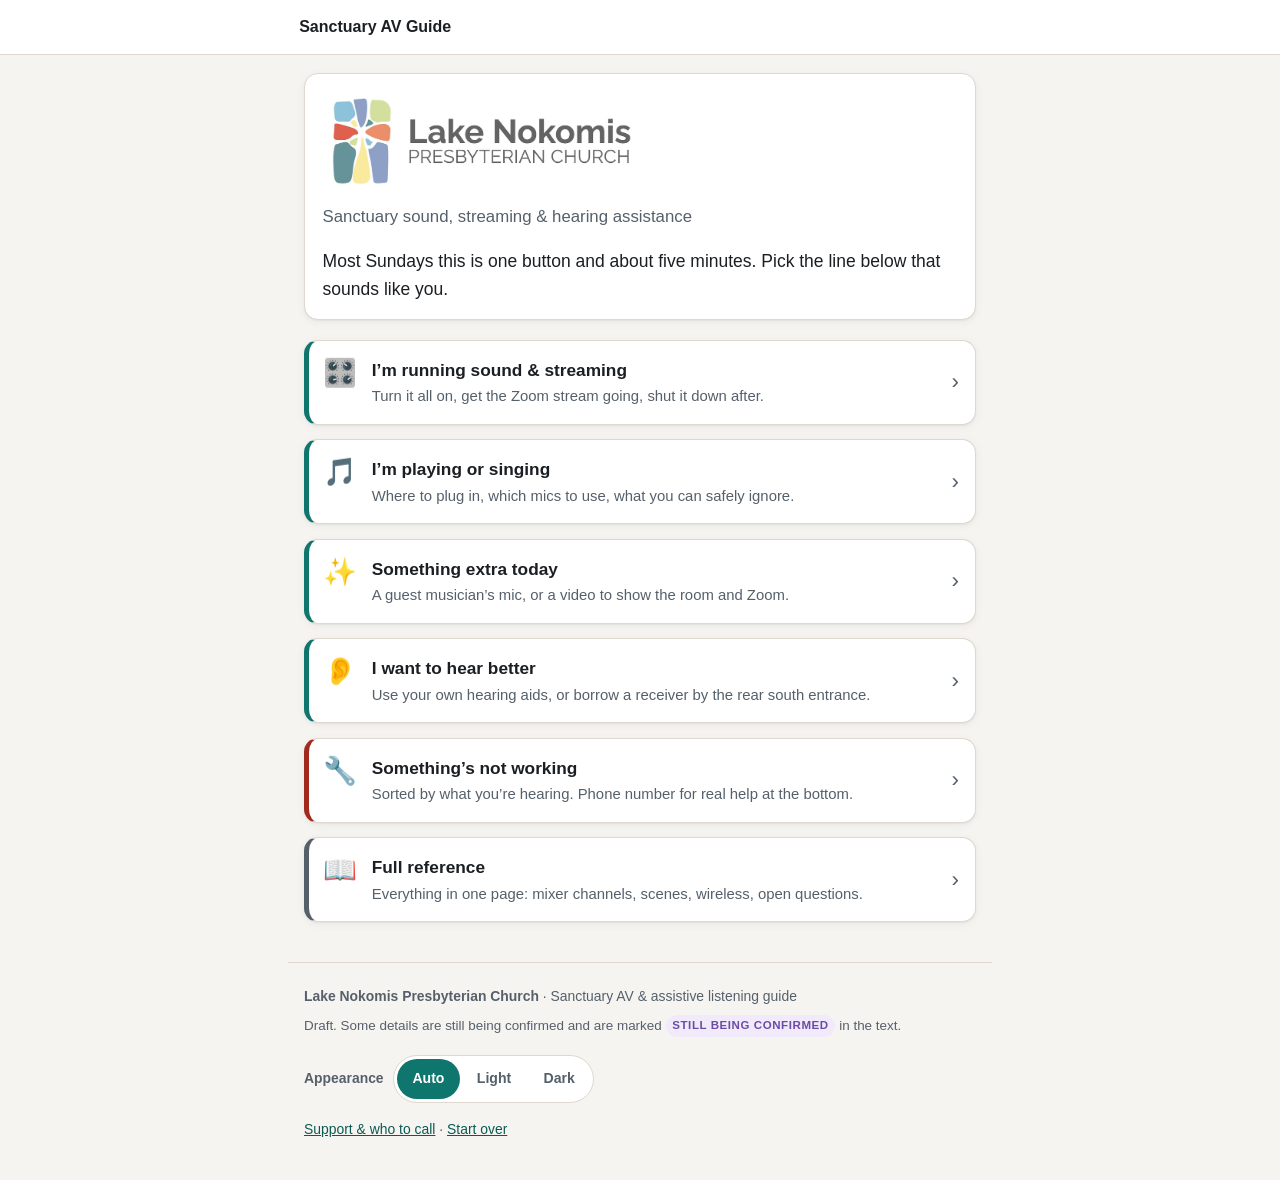
<file: index.html>
<!DOCTYPE html>
<html lang="en">
<head>
<meta charset="utf-8">
<meta name="viewport" content="width=device-width, initial-scale=1, viewport-fit=cover">
<title>LNPC Sanctuary AV Guide</title>
<meta name="description" content="Quick, plain-language help for running sound, streaming, and assistive listening in the Lake Nokomis Presbyterian Church sanctuary.">
<meta name="theme-color" id="theme-color" content="#ffffff">
<script>
  /* Apply a saved Appearance choice before the first paint, so a reader
     who picked Dark never gets a flash of the light page. Kept inline
     and tiny on purpose, because it has to run before the stylesheet paints. */
  (function () {
    try {
      var saved = localStorage.getItem('lnpc.theme');
      if (saved === 'dark' || saved === 'light') {
        document.documentElement.setAttribute('data-theme', saved);
      }
    } catch (e) { /* private mode: fall back to following the phone */ }
  })();
</script>
<link rel="icon" href="assets/img/favicon.svg" type="image/svg+xml">
<link rel="apple-touch-icon" href="assets/img/favicon.svg">
<link rel="manifest" href="manifest.webmanifest">
<link rel="stylesheet" href="assets/css/styles.css?v=13">
</head>
<body>
<a class="skip-link" href="#main">Skip to content</a>

<header class="topbar" id="topbar">
  <div class="topbar-inner">
    <a class="topbar-back" id="back-link" href="#/" hidden>
      <span aria-hidden="true">&#8249;</span><span class="topbar-back-text">Back</span>
    </a>
    <span class="topbar-title" id="topbar-title">Sanctuary AV Guide</span>
    <a class="topbar-help" id="help-link" href="#/help">Help</a>
  </div>
</header>

<main id="main" tabindex="-1"></main>

<footer class="sitefoot">
  <p><strong>Lake Nokomis Presbyterian Church</strong> &middot; Sanctuary AV &amp; assistive listening guide</p>
  <p class="sitefoot-meta">Draft. Some details are still being confirmed and are marked <span class="pill pill-open">Still being confirmed</span> in the text.</p>

  <div class="theme" id="theme-control">
    <span class="theme-label" id="theme-label">Appearance</span>
    <div class="theme-group" role="group" aria-labelledby="theme-label">
      <button type="button" class="theme-btn" data-theme-set="auto"  aria-pressed="true">Auto</button>
      <button type="button" class="theme-btn" data-theme-set="light" aria-pressed="false">Light</button>
      <button type="button" class="theme-btn" data-theme-set="dark"  aria-pressed="false">Dark</button>
    </div>
  </div>

  <p><a href="#/support">Support &amp; who to call</a> &middot; <a href="#/">Start over</a></p>
</footer>

<!-- Bump ?v= on all three when you change content, styling or code.
     GitHub Pages caches these for ~10 minutes otherwise, and returning
     visitors keep seeing the old version. See README. -->
<script src="assets/js/content.js?v=13"></script>
<script src="assets/js/app.js?v=13"></script>
</body>
</html>
</file>
<file: assets/css/styles.css>
/* ---------------------------------------------------------------
   LNPC Sanctuary AV Guide: mobile-first stylesheet
   Read on a phone, often mid-service. Big targets, calm colors,
   nothing that needs a second look.

   THEMING
   Every color is a token, defined three times below:

     :root                              the light palette
     @media (prefers-color-scheme:dark) the dark palette, used when the
       :root:not([data-theme="light"])  phone is dark and the reader has
                                        not forced light
     :root[data-theme="dark"]           the dark palette, forced by the
                                        Appearance control in the footer

   The two dark blocks hold identical values and MUST be kept in sync.
   Nothing outside these three blocks should name a raw color. If you
   find yourself writing one, add a token instead.
   --------------------------------------------------------------- */

:root {
  color-scheme: light;

  --bg:          #f6f4f0;
  --surface:     #ffffff;
  --surface-2:   #f0ece5;
  --ink:         #1b1f23;
  --ink-soft:    #55606b;
  --line:        #ded8ce;

  --accent:      #0f766e;   /* borders, fills, the check circle   */
  --accent-text: #0b5a54;   /* accent color when used as TEXT     */
  --accent-bg:   #e3f2f0;   /* tinted panel behind accent content */
  --on-accent:   #ffffff;   /* text sitting ON an accent fill     */

  --warn:        #9a5b00;
  --warn-bg:     #fdf1de;
  --danger:      #a12a1f;
  --danger-bg:   #fbe9e7;
  --open:        #6d4aa8;
  --open-bg:     #f0eafa;
  --good:        #1f7a43;

  --shadow: 0 1px 2px rgba(27,31,35,.06), 0 2px 10px rgba(27,31,35,.05);
  --radius: 14px;
  --tap:    48px;
}

/* Dark palette, used when the phone is in dark mode and the reader hasn't forced light */
@media (prefers-color-scheme: dark) {
  :root:not([data-theme="light"]) {
    color-scheme: dark;

    --bg:          #14171a;
    --surface:     #1e2226;
    --surface-2:   #262c31;
    --ink:         #eef1f3;
    --ink-soft:    #a8b3bd;
    --line:        #333b42;

    --accent:      #4fd1c5;
    --accent-text: #7fe3d8;
    --accent-bg:   #10312f;
    --on-accent:   #06231f;

    --warn:        #f0b866;
    --warn-bg:     #33280f;
    --danger:      #f2a097;
    --danger-bg:   #3a1e1a;
    --open:        #c4a7f0;
    --open-bg:     #2a2140;
    --good:        #6ed49a;

    --shadow: 0 1px 2px rgba(0,0,0,.3), 0 2px 10px rgba(0,0,0,.25);
  }
}

/* Dark palette, forced by the Appearance control. Keep in sync above. */
:root[data-theme="dark"] {
  color-scheme: dark;

  --bg:          #14171a;
  --surface:     #1e2226;
  --surface-2:   #262c31;
  --ink:         #eef1f3;
  --ink-soft:    #a8b3bd;
  --line:        #333b42;

  --accent:      #4fd1c5;
  --accent-text: #7fe3d8;
  --accent-bg:   #10312f;
  --on-accent:   #06231f;

  --warn:        #f0b866;
  --warn-bg:     #33280f;
  --danger:      #f2a097;
  --danger-bg:   #3a1e1a;
  --open:        #c4a7f0;
  --open-bg:     #2a2140;
  --good:        #6ed49a;

  --shadow: 0 1px 2px rgba(0,0,0,.3), 0 2px 10px rgba(0,0,0,.25);
}

*, *::before, *::after { box-sizing: border-box; }

[hidden] { display: none !important; }

html { -webkit-text-size-adjust: 100%; }

body {
  margin: 0;
  background: var(--bg);
  color: var(--ink);
  font: 17px/1.6 -apple-system, BlinkMacSystemFont, "Segoe UI", Roboto,
        "Helvetica Neue", Arial, sans-serif;
  overflow-wrap: break-word;
}

h1, h2, h3 { line-height: 1.25; margin: 0 0 .4em; letter-spacing: -.01em; }
h1 { font-size: 1.6rem; }
h2 { font-size: 1.22rem; margin-top: 1.9rem; }
h3 { font-size: 1.02rem; margin-top: 1.4rem; }
p  { margin: 0 0 1rem; }
ul, ol { margin: 0 0 1rem; padding-left: 1.35rem; }
li { margin-bottom: .45rem; }
strong { font-weight: 650; }

a { color: var(--accent-text); }

code {
  font-family: ui-monospace, SFMono-Regular, Menlo, Consolas, monospace;
  font-size: .92em;
  background: var(--surface-2);
  border: 1px solid var(--line);
  border-radius: 6px;
  padding: .08em .35em;
}

:focus-visible {
  outline: 3px solid var(--accent);
  outline-offset: 2px;
  border-radius: 6px;
}

.skip-link {
  position: absolute; left: -9999px; top: 0;
  background: var(--accent); color: var(--on-accent);
  padding: .7rem 1rem; z-index: 50; border-radius: 0 0 8px 0;
}
.skip-link:focus { left: 0; }

/* ---------- top bar ---------- */

.topbar {
  position: sticky; top: 0; z-index: 20;
  background: var(--surface);
  border-bottom: 1px solid var(--line);
  padding-top: env(safe-area-inset-top);
}
.topbar-inner {
  display: flex; align-items: center; gap: .5rem;
  max-width: 44rem; margin: 0 auto;
  min-height: 54px; padding: 0 .35rem;
}
.topbar-back, .topbar-help {
  display: inline-flex; align-items: center; justify-content: center;
  min-height: 44px; padding: 0 .7rem;
  font-size: .97rem; font-weight: 600;
  color: var(--accent-text); text-decoration: none;
  border-radius: 10px; white-space: nowrap;
}
.topbar-back .chev { font-size: 1.5rem; line-height: 1; margin-right: .2rem; }
.topbar-title {
  flex: 1; min-width: 0;
  font-weight: 650; font-size: 1rem;
  overflow: hidden; text-overflow: ellipsis; white-space: nowrap;
  padding-left: .35rem;
}
.topbar-back:not([hidden]) + .topbar-title { text-align: center; padding-left: 0; }
.topbar-help { background: var(--accent-bg); }

/* ---------- page frame ---------- */

main {
  display: block;
  max-width: 44rem;
  margin: 0 auto;
  padding: 1.1rem 1rem 2.5rem;
}
main:focus { outline: none; }

.lede {
  font-size: 1.05rem;
  color: var(--ink-soft);
  margin-top: -.2rem;
}

.page-head { margin-bottom: 1.4rem; }

/* ---------- home tiles ---------- */

.home-hello {
  background: var(--surface);
  border: 1px solid var(--line);
  border-radius: var(--radius);
  padding: 1rem 1.1rem;
  margin-bottom: 1.25rem;
  box-shadow: var(--shadow);
}
.home-hello h1 { font-size: 1.42rem; }
.home-hello p:last-child { margin-bottom: 0; }

/* The church logo is artwork on white, so it sits on its own white
   panel. Against the light card that reads as one surface; in dark
   mode it reads as a deliberate plaque rather than a stray rectangle.
   This white is intentional in both themes. */
.brand {
  margin: 0 0 .9rem;
  background: #ffffff;
  border-radius: 10px;
  padding: .5rem .6rem;
}
.brand img {
  display: block;
  width: 100%;
  max-width: 300px;
  height: auto;
}

.tiles { display: grid; gap: .8rem; }

.tile {
  display: flex; align-items: flex-start; gap: .9rem;
  background: var(--surface);
  border: 1px solid var(--line);
  border-left: 5px solid var(--accent);
  border-radius: var(--radius);
  padding: 1rem 1rem 1rem .9rem;
  min-height: 76px;
  text-decoration: none; color: inherit;
  box-shadow: var(--shadow);
  transition: transform .12s ease, background .12s ease;
}
.tile:active { transform: scale(.99); background: var(--surface-2); }
.tile-icon { font-size: 1.7rem; line-height: 1.2; flex: none; }
.tile-text { min-width: 0; }
.tile-title { display: block; font-weight: 650; font-size: 1.08rem; margin-bottom: .12rem; }
.tile-sub { display: block; color: var(--ink-soft); font-size: .93rem; line-height: 1.45; }
.tile-chev { margin-left: auto; align-self: center; color: var(--ink-soft); font-size: 1.4rem; flex: none; }

.tile-alert { border-left-color: var(--danger); }
.tile-quiet { border-left-color: var(--ink-soft); }

/* ---------- generic cards ---------- */

.card {
  background: var(--surface);
  border: 1px solid var(--line);
  border-radius: var(--radius);
  padding: 1rem 1.05rem;
  margin: 0 0 1rem;
  box-shadow: var(--shadow);
}
.card > :last-child { margin-bottom: 0; }
.card h2, .card h3 { margin-top: 0; }

/* ---------- callouts ---------- */

.callout {
  border: 1px solid var(--line);
  border-left: 5px solid var(--ink-soft);
  border-radius: 12px;
  background: var(--surface-2);
  padding: .8rem .95rem;
  margin: 0 0 1rem;
}
.callout > :last-child { margin-bottom: 0; }
.callout-label {
  display: block;
  font-size: .78rem; font-weight: 700;
  text-transform: uppercase; letter-spacing: .06em;
  margin-bottom: .3rem;
}
.callout-note { border-left-color: var(--accent); background: var(--accent-bg); }
.callout-note .callout-label { color: var(--accent-text); }
.callout-warn { border-left-color: var(--warn); background: var(--warn-bg); }
.callout-warn .callout-label { color: var(--warn); }
.callout-stop { border-left-color: var(--danger); background: var(--danger-bg); }
.callout-stop .callout-label { color: var(--danger); }
.callout-open { border-left-color: var(--open); background: var(--open-bg); }
.callout-open .callout-label { color: var(--open); }

.pill {
  display: inline-block;
  font-size: .72rem; font-weight: 700;
  text-transform: uppercase; letter-spacing: .05em;
  padding: .12em .5em; border-radius: 999px;
  background: var(--surface-2); color: var(--ink-soft);
  border: 1px solid var(--line);
  vertical-align: middle;
}
.pill-open { background: var(--open-bg); color: var(--open); border-color: transparent; }

/* ---------- numbered step list with check-off ---------- */

.steps { list-style: none; margin: 0 0 1.2rem; padding: 0; }

.step {
  background: var(--surface);
  border: 1px solid var(--line);
  border-radius: var(--radius);
  margin-bottom: .8rem;
  box-shadow: var(--shadow);
  overflow: hidden;
}
.step-head {
  display: flex; align-items: center; gap: .8rem;
  width: 100%; min-height: var(--tap);
  padding: .85rem .95rem;
  background: none; border: 0; margin: 0;
  font: inherit; color: inherit; text-align: left;
  cursor: pointer;
}
.step-num {
  position: relative;
  flex: none;
  width: 34px; height: 34px; border-radius: 50%;
  display: grid; place-items: center;
  background: var(--accent-bg); color: var(--accent-text);
  border: 2px solid var(--accent);
  font-weight: 700; font-size: .95rem;
}
.step-title { font-weight: 650; font-size: 1.04rem; }
.step-check {
  margin-left: auto; flex: none;
  font-size: .74rem; font-weight: 700; letter-spacing: .04em;
  text-transform: uppercase; color: var(--ink-soft);
}
.step-body { padding: 0 .95rem 1rem; }
.step-body > :last-child { margin-bottom: 0; }

.step.is-done { background: var(--surface-2); }
.step.is-done .step-num {
  background: var(--good); border-color: var(--good); color: #fff;
}
.step.is-done .step-num-text { visibility: hidden; }
.step.is-done .step-num::after {
  content: "\2713";
  position: absolute;
  font-size: 1.05rem;
}
.step.is-done .step-title { color: var(--ink-soft); }
.step.is-done .step-check { color: var(--good); }

.steps-tools {
  display: flex; align-items: center; justify-content: space-between;
  gap: .75rem; margin: 0 0 1rem;
  font-size: .9rem; color: var(--ink-soft);
}
.btn-quiet {
  min-height: 40px; padding: .35rem .8rem;
  background: var(--surface); color: var(--ink-soft);
  border: 1px solid var(--line); border-radius: 999px;
  font: inherit; font-size: .88rem; cursor: pointer;
}
.btn-quiet:active { background: var(--surface-2); }

/* ---------- key/value rows (settings, channel map) ---------- */

.rows { margin: 0 0 1.1rem; border-top: 1px solid var(--line); }
.row {
  display: flex; gap: .9rem; align-items: baseline;
  padding: .6rem .1rem;
  border-bottom: 1px solid var(--line);
}
.row-k { flex: 1 1 44%; font-weight: 600; }
.row-v { flex: 1 1 56%; text-align: right; color: var(--ink-soft); }
.row-v strong { color: var(--ink); }

/* ---------- troubleshooting accordion ---------- */

.symptom {
  scroll-margin-top: 72px;
  background: var(--surface);
  border: 1px solid var(--line);
  border-radius: var(--radius);
  margin-bottom: .7rem;
  box-shadow: var(--shadow);
  overflow: hidden;
}
.symptom > summary {
  display: flex; align-items: center; gap: .7rem;
  min-height: 56px; padding: .85rem .95rem;
  font-weight: 650; font-size: 1.03rem;
  cursor: pointer; list-style: none;
}
.symptom > summary::-webkit-details-marker { display: none; }
.symptom > summary::after {
  content: "+"; margin-left: auto;
  font-size: 1.5rem; font-weight: 400; color: var(--ink-soft);
  line-height: 1; flex: none;
}
.symptom[open] > summary::after { content: "\2212"; }
.symptom[open] > summary { border-bottom: 1px solid var(--line); }
.symptom-body { padding: 1rem .95rem .3rem; }
.symptom.is-target {
  border-color: var(--accent);
  box-shadow: 0 0 0 3px var(--accent-bg), var(--shadow);
}

/* ---------- reference photos ---------- */

.shot {
  margin: 0 0 1.1rem;
  background: var(--surface);
  border: 1px solid var(--line);
  border-radius: var(--radius);
  overflow: hidden;
  box-shadow: var(--shadow);
}
.shot img {
  display: block;
  width: 100%;
  height: auto;
  /* Tall phone photos would otherwise push the next step off-screen. */
  max-height: 60vh;
  object-fit: contain;
  background: var(--surface-2);
}
.shot figcaption {
  padding: .6rem .85rem;
  border-top: 1px solid var(--line);
  color: var(--ink-soft);
  font-size: .88rem;
  line-height: 1.45;
}

/* ---------- inline navigation links ---------- */

.jump {
  display: flex; align-items: center; gap: .6rem;
  min-height: var(--tap);
  padding: .7rem .9rem; margin: 0 0 .7rem;
  background: var(--surface-2);
  border: 1px solid var(--line);
  border-radius: 12px;
  text-decoration: none; color: var(--ink);
  font-weight: 600; font-size: .97rem;
}
.jump:active { background: var(--surface); }
.jump::after { content: "\203A"; margin-left: auto; color: var(--ink-soft); font-size: 1.3rem; }
.jump-icon { flex: none; }

/* ---------- support block ---------- */

.support {
  background: var(--accent-bg);
  border: 1px solid var(--accent);
  border-radius: var(--radius);
  padding: 1rem 1.05rem;
  margin: 1.6rem 0 1rem;
}
.support h2 { margin-top: 0; font-size: 1.1rem; }
.support > :last-child { margin-bottom: 0; }
.btn-call {
  display: flex; align-items: center; justify-content: center; gap: .5rem;
  min-height: 52px; margin-bottom: .6rem;
  background: var(--accent); color: var(--on-accent);
  border-radius: 12px; text-decoration: none;
  font-weight: 700; font-size: 1.06rem;
}
.btn-call:active { filter: brightness(.94); }
.btn-mail {
  display: flex; align-items: center; justify-content: center; gap: .5rem;
  min-height: 48px;
  background: var(--surface); color: var(--ink);
  border: 1px solid var(--line); border-radius: 12px;
  text-decoration: none; font-weight: 600;
}

/* ---------- fork chooser (Auracast path A/B) ---------- */

.fork { display: grid; gap: .8rem; margin-bottom: 1.2rem; }
.fork-card {
  display: block;
  background: var(--surface);
  border: 2px solid var(--line);
  border-radius: var(--radius);
  padding: 1rem 1.05rem;
  text-decoration: none; color: inherit;
  box-shadow: var(--shadow);
}
.fork-card:active { border-color: var(--accent); }
.fork-tag {
  display: inline-block; font-size: .76rem; font-weight: 700;
  letter-spacing: .06em; text-transform: uppercase;
  color: var(--accent-text); margin-bottom: .3rem;
}
.fork-title { display: block; font-weight: 650; font-size: 1.1rem; margin-bottom: .25rem; }
.fork-sub { display: block; color: var(--ink-soft); font-size: .95rem; }

/* ---------- table of contents (full reference) ---------- */

.toc { list-style: none; padding: 0; margin: 0 0 1.6rem; }
.toc li { margin: 0; }
.toc a {
  display: flex; align-items: center; min-height: 46px;
  padding: .5rem .2rem; border-bottom: 1px solid var(--line);
  text-decoration: none; color: var(--ink); font-weight: 600;
}
.toc a::after { content: "\203A"; margin-left: auto; color: var(--ink-soft); font-size: 1.25rem; }

.ref-section { scroll-margin-top: 72px; }

.backtotop {
  display: inline-block; margin: .3rem 0 1.4rem;
  font-size: .9rem; font-weight: 600;
}

/* ---------- footer ---------- */

.sitefoot {
  max-width: 44rem; margin: 0 auto;
  padding: 1.4rem 1rem calc(2rem + env(safe-area-inset-bottom));
  border-top: 1px solid var(--line);
  color: var(--ink-soft); font-size: .87rem; line-height: 1.55;
}
.sitefoot p { margin: 0 0 .45rem; }
.sitefoot-meta { font-size: .84rem; }

/* ---------- appearance control ---------- */

.theme {
  display: flex; align-items: center; flex-wrap: wrap;
  gap: .6rem; margin: 1.1rem 0 1rem;
}
.theme-label { font-weight: 600; }
.theme-group {
  display: inline-flex; gap: 2px;
  background: var(--surface);
  border: 1px solid var(--line);
  border-radius: 999px;
  padding: 3px;
}
.theme-btn {
  min-height: 40px; padding: 0 .95rem;
  background: none; border: 0; border-radius: 999px;
  font: inherit; font-size: .88rem; font-weight: 600;
  color: var(--ink-soft); cursor: pointer;
}
.theme-btn:active { background: var(--surface-2); }
.theme-btn[aria-pressed="true"] {
  background: var(--accent);
  color: var(--on-accent);
}

/* ---------- wider screens ---------- */

@media (min-width: 40rem) {
  body { font-size: 17.5px; }
  h1 { font-size: 1.85rem; }
  .tiles { gap: .9rem; }
  .fork { grid-template-columns: 1fr 1fr; }
}

@media (prefers-reduced-motion: reduce) {
  * { transition: none !important; animation: none !important; scroll-behavior: auto !important; }
}
</file>
